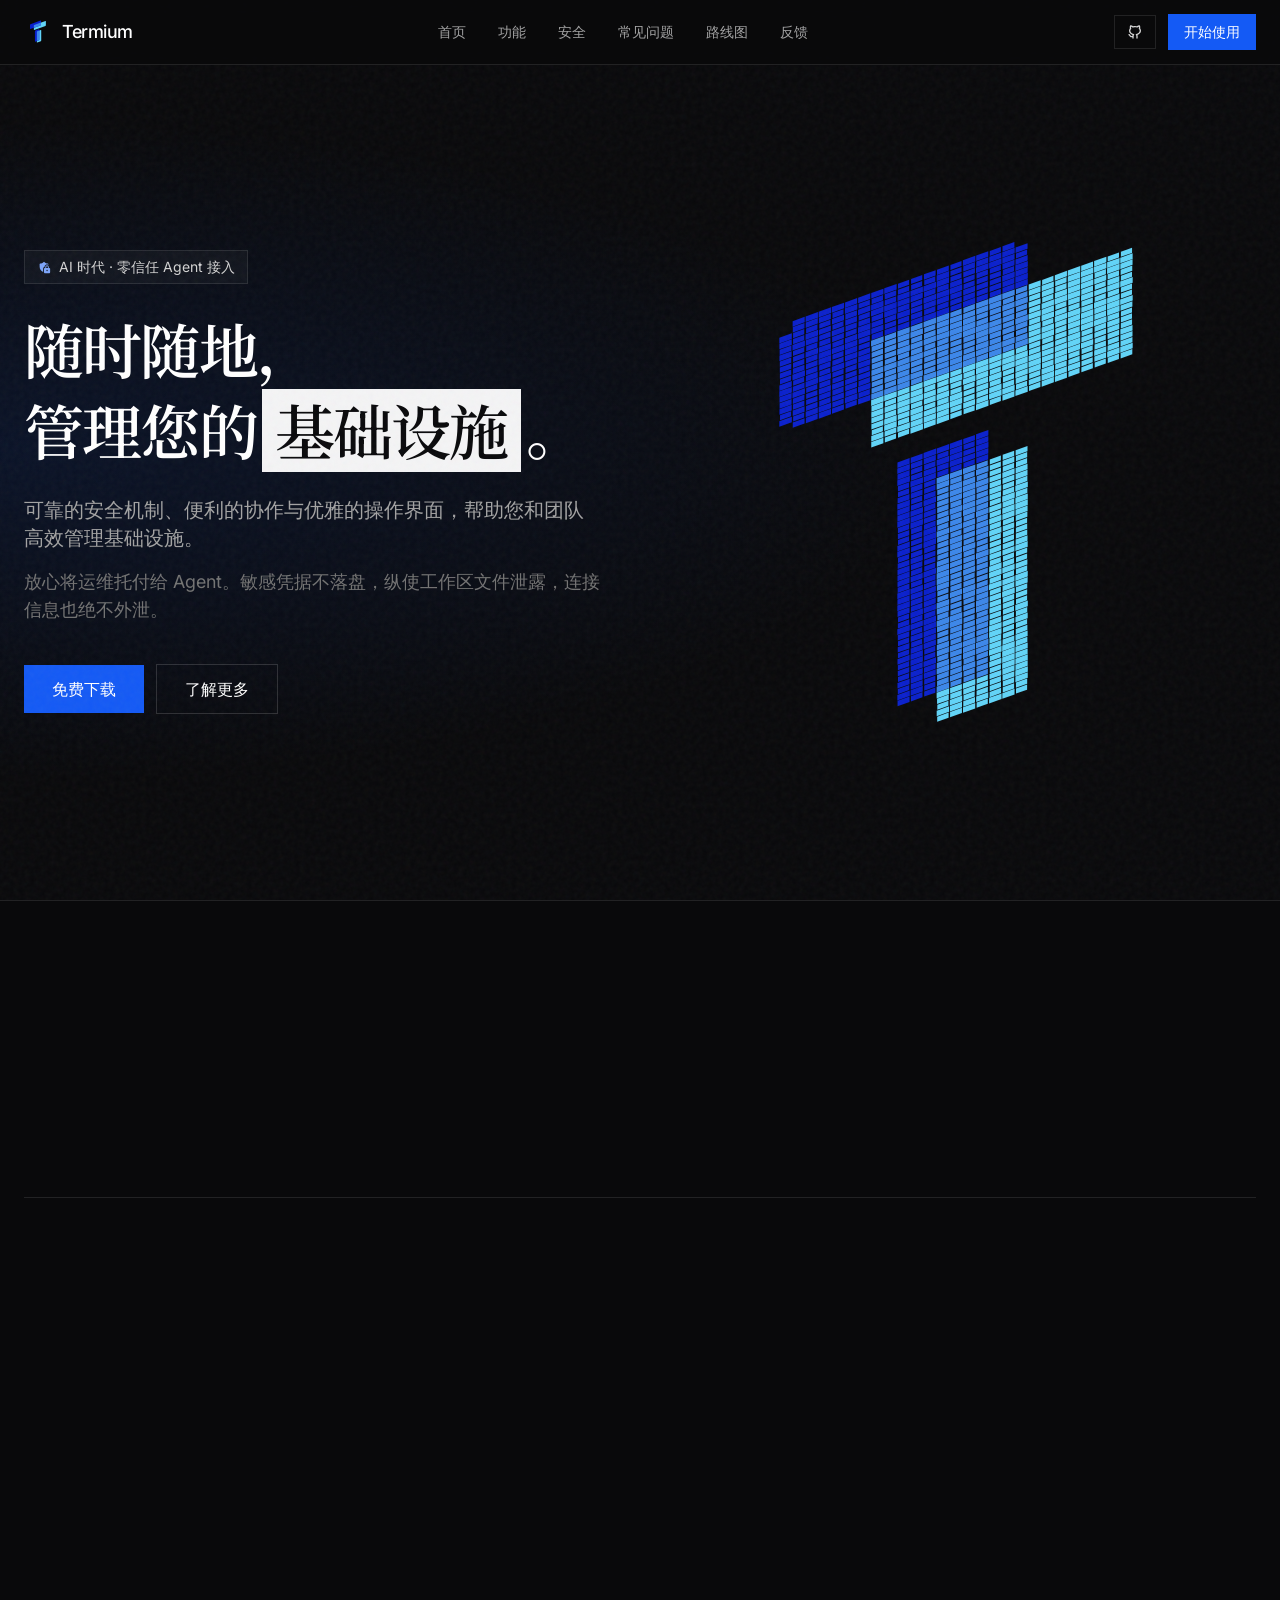
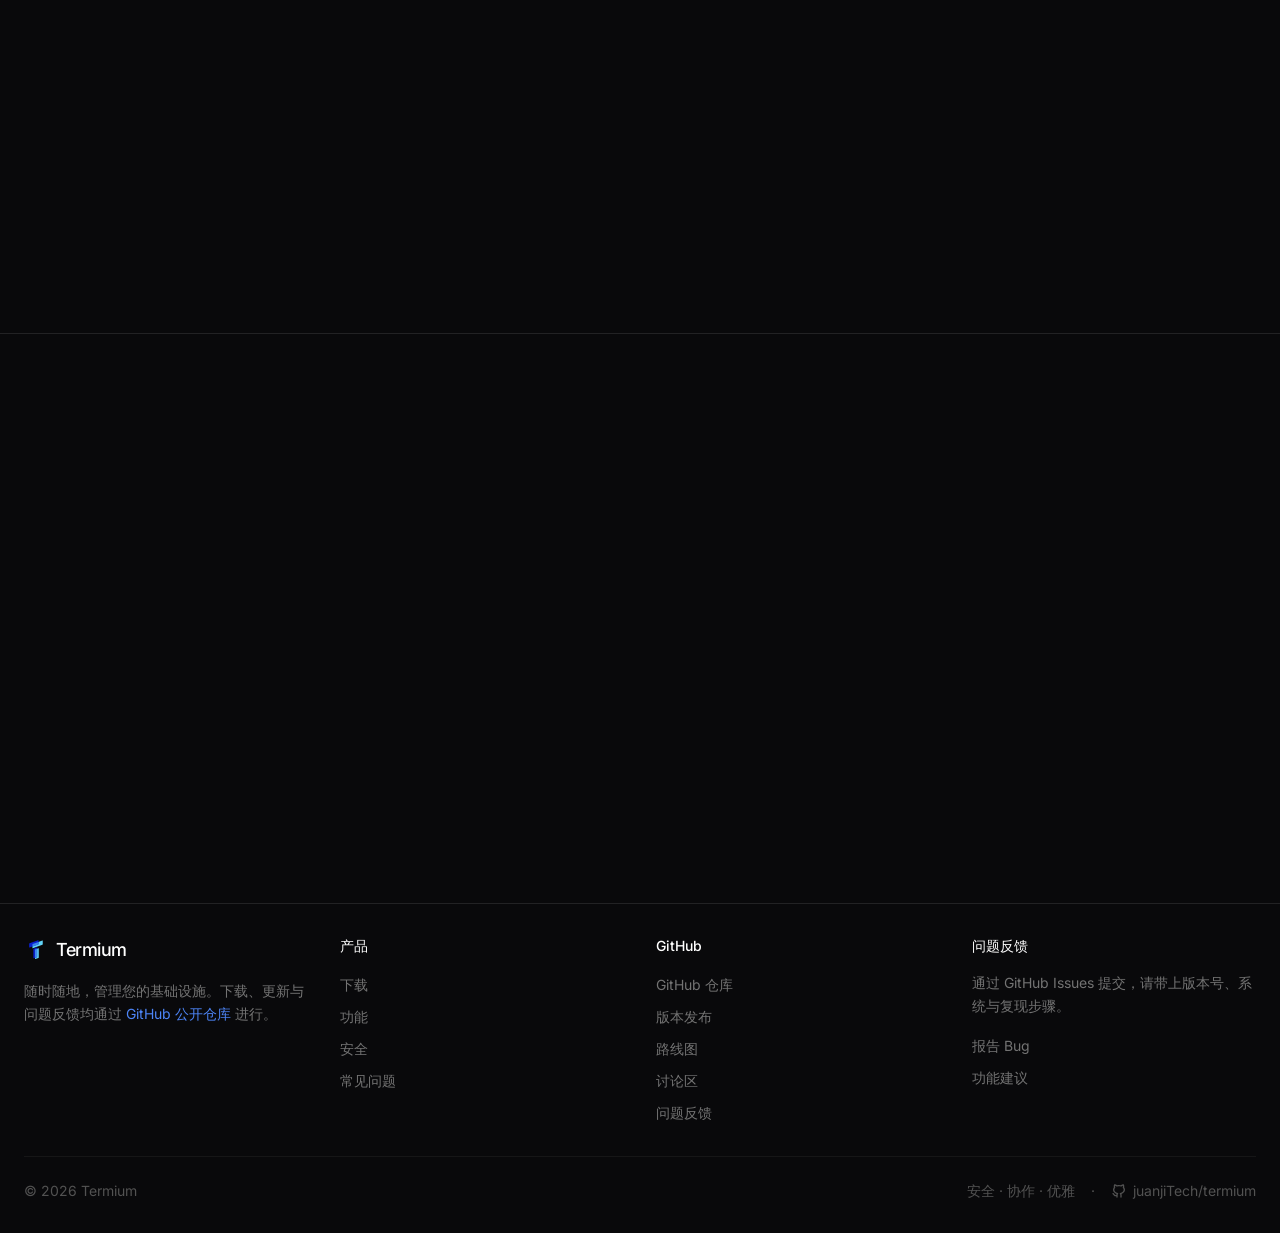
<file: index.html>
<!doctype html>
<html lang="zh-CN" class="dark">
  <head>
    <meta charset="UTF-8" />
    <link rel="icon" type="image/svg+xml" href="/favicon.svg" />
    <meta name="viewport" content="width=device-width, initial-scale=1.0" />
    <meta
      name="description"
      content="Termium — 随时随地，管理您的基础设施。放心将运维托付给 Agent，敏感凭据不落盘，避免文件泄露导致连接信息外泄。下载与问题反馈请访问 GitHub 仓库 juanjiTech/termium。"
    />
    <link rel="canonical" href="https://www.termium.cn/" />
    <link
      rel="alternate"
      type="text/html"
      href="https://github.com/juanjiTech/termium"
      title="Termium GitHub 仓库"
    />
    <link rel="preconnect" href="https://fonts.googleapis.com" />
    <link rel="preconnect" href="https://fonts.gstatic.com" crossorigin />
    <link
      href="https://fonts.googleapis.com/css2?family=Inter:wght@400;500;600;700&family=Noto+Serif+SC:wght@500;600;700&family=JetBrains+Mono:wght@400;500&display=swap"
      rel="stylesheet"
    />
    <title>Termium — 随时随地，管理您的基础设施</title>
    <script type="application/ld+json">
    {
      "@context": "https://schema.org",
      "@type": "FAQPage",
      "mainEntity": [
        {
          "@type": "Question",
          "name": "为什么 AI Agent（如 Cursor, Cline, Copilot）在进行 SSH 或 K8s 运维时存在安全隐患？",
          "acceptedAnswer": {
            "@type": "Answer",
            "text": "AI Agent 参与 SSH 或 K8s 运维时，往往需要调用本地已落盘的连接配置（如 SSH 密钥、kubeconfig 等）。若对 Agent 操作行为审查不足，或遭遇恶意工具调用注入，这些文件就可能被访问并进入工作区、日志或上下文中。一旦意外泄露，真实的连接凭据也会随之暴露，带来严重的资产失窃风险。"
          }
        },
        {
          "@type": "Question",
          "name": "Termium 是如何保障 AI Agent 运维安全的？（敏感凭据不落盘）",
          "acceptedAnswer": {
            "@type": "Answer",
            "text": "Termium 让敏感连接凭据始终留在安全边界内，不以明文配置文件的形式进入 Agent 可访问的工作区或磁盘。即便项目文件或工作区意外泄露，攻击者也无法从中获取真实的 SSH 密钥与集群访问权限。"
          }
        },
        {
          "@type": "Question",
          "name": "使用 Termium 托管凭据后，会影响 AI Agent 的正常工作和自动化体验吗？",
          "acceptedAnswer": {
            "@type": "Answer",
            "text": "完全不会。Termium 在本地提供了无缝的代理与中转机制。对 Agent 而言，它依然可以高效地执行排查、变更和部署任务，但它拿到的只是受限的临时通道。这种设计不仅保障了安全性，还让您能够随时撤销或限制 Agent 的访问权限，实现真正的零信任 AI 运维。"
          }
        },
        {
          "@type": "Question",
          "name": "Termium 的端到端加密是如何保护团队协作的？",
          "acceptedAnswer": {
            "@type": "Answer",
            "text": "Termium 的所有团队共享配置均采用端到端加密（E2EE）。主密码仅在本地派生加密密钥，永远不会上传到云端。这意味着除了您和您的团队成员，包括 Termium 官方在内的任何第三方都无法解密或查看您的基础设施凭据。"
          }
        }
      ]
    }
    </script>
    <script type="module" crossorigin src="/assets/index-B1VAEzd1.js"></script>
    <link rel="stylesheet" crossorigin href="/assets/index-Du6FqXH3.css">
  </head>
  <body>
    <div id="app"></div>
  </body>
</html>
</file>
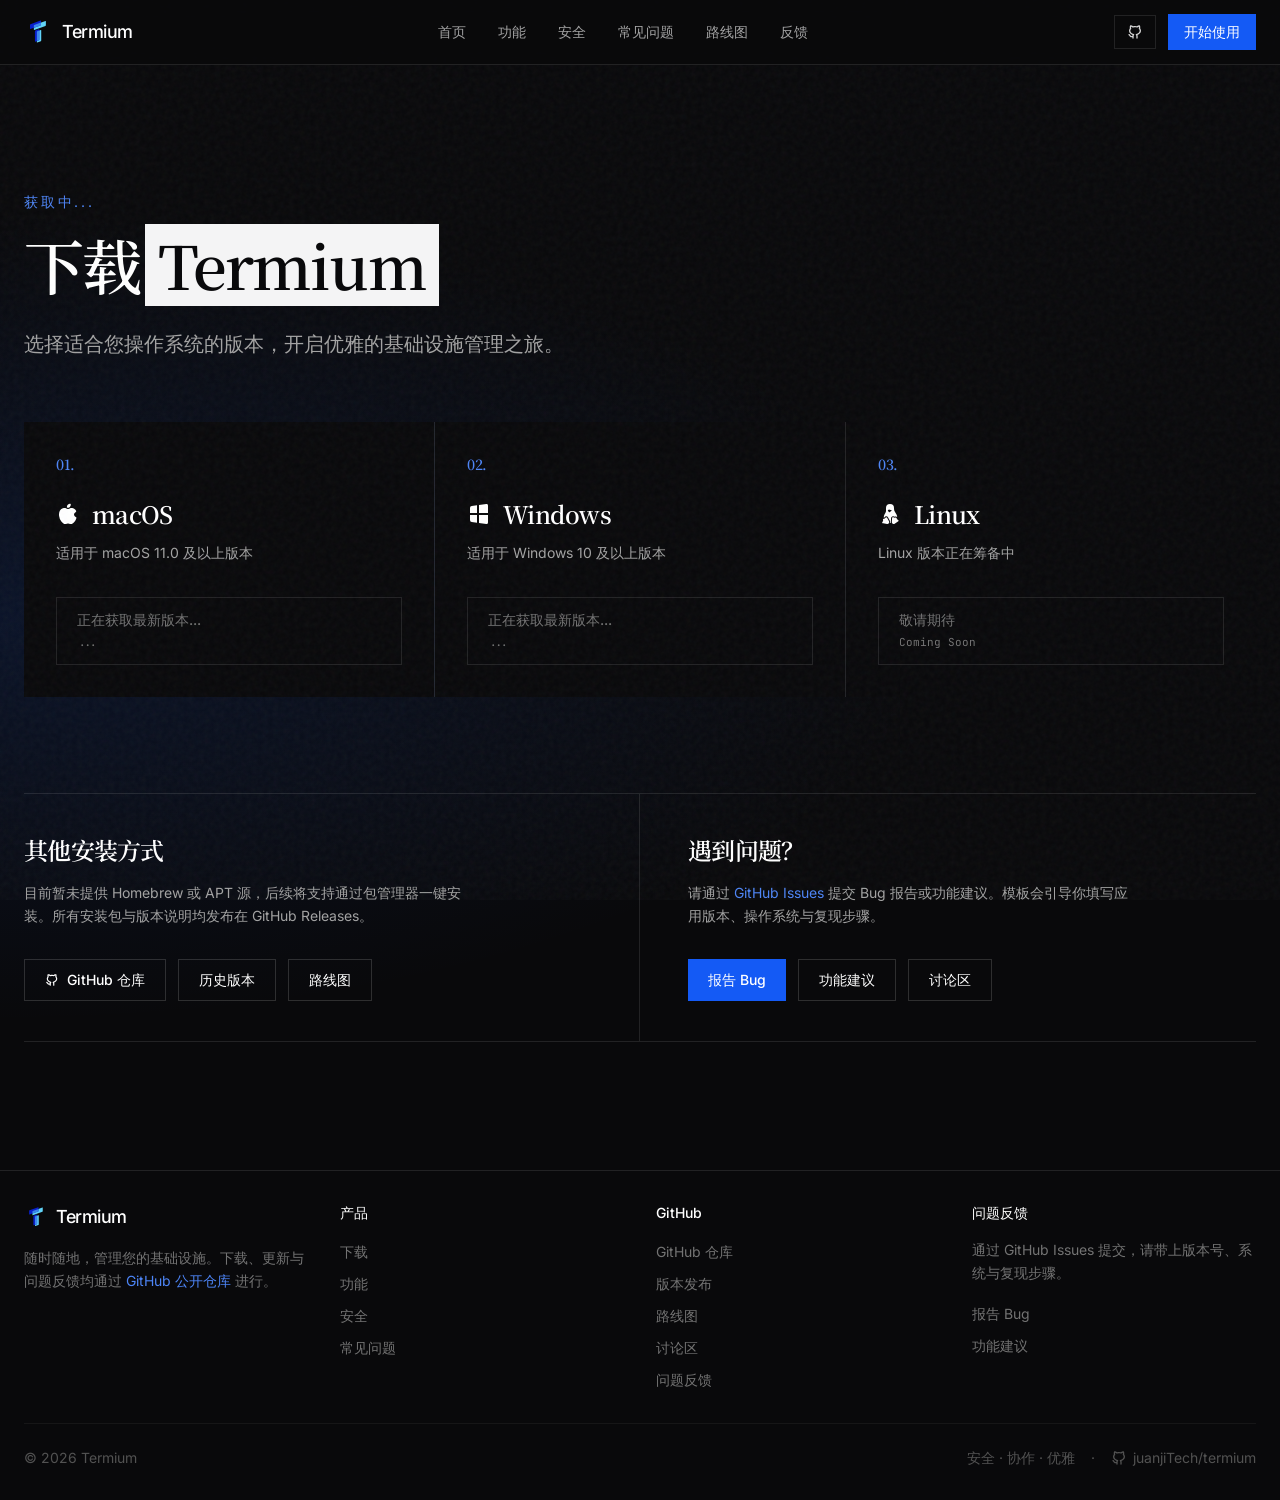
<file: download/index.html>
<!DOCTYPE html>
<html lang="zh-CN">
  <head>
    <meta charset="UTF-8" />
    <meta http-equiv="refresh" content="0; url=../#/download" />
    <title>Termium Download</title>
    <script>
      location.replace('../#/download')
    </script>
  </head>
  <body>
    <p><a href="../#/download">前往下载页</a></p>
  </body>
</html>
</file>
<file: assets/index-Du6FqXH3.css>
*,:before,:after{box-sizing:border-box;border-style:solid;border-width:0;border-color:var(--un-default-border-color,#e5e7eb)}:before,:after{--un-content:""}html,:host{-webkit-text-size-adjust:100%;tab-size:4;font-feature-settings:normal;font-variation-settings:normal;-webkit-tap-highlight-color:transparent;font-family:ui-sans-serif,system-ui,sans-serif,Apple Color Emoji,Segoe UI Emoji,Segoe UI Symbol,Noto Color Emoji;line-height:1.5}body{line-height:inherit;margin:0}hr{height:0;color:inherit;border-top-width:1px}abbr:where([title]){-webkit-text-decoration:underline dotted;text-decoration:underline dotted}h1,h2,h3,h4,h5,h6{font-size:inherit;font-weight:inherit}a{color:inherit;-webkit-text-decoration:inherit;text-decoration:inherit}b,strong{font-weight:bolder}code,kbd,samp,pre{font-feature-settings:normal;font-variation-settings:normal;font-family:ui-monospace,SFMono-Regular,Menlo,Monaco,Consolas,Liberation Mono,Courier New,monospace;font-size:1em}small{font-size:80%}sub,sup{vertical-align:baseline;font-size:75%;line-height:0;position:relative}sub{bottom:-.25em}sup{top:-.5em}table{text-indent:0;border-color:inherit;border-collapse:collapse}button,input,optgroup,select,textarea{font-feature-settings:inherit;font-variation-settings:inherit;font-family:inherit;font-size:100%;font-weight:inherit;line-height:inherit;color:inherit;margin:0;padding:0}button,select{text-transform:none}button,[type=button],[type=reset],[type=submit]{-webkit-appearance:button;background-color:#0000;background-image:none}:-moz-focusring{outline:auto}:-moz-ui-invalid{box-shadow:none}progress{vertical-align:baseline}::-webkit-inner-spin-button{height:auto}::-webkit-outer-spin-button{height:auto}[type=search]{-webkit-appearance:textfield;outline-offset:-2px}::-webkit-search-decoration{-webkit-appearance:none}::-webkit-file-upload-button{-webkit-appearance:button;font:inherit}summary{display:list-item}blockquote,dl,dd,h1,h2,h3,h4,h5,h6,hr,figure,p,pre{margin:0}fieldset{margin:0;padding:0}legend{padding:0}ol,ul,menu{margin:0;padding:0;list-style:none}dialog{padding:0}textarea{resize:vertical}input::placeholder,textarea::placeholder{opacity:1;color:#9ca3af}button,[role=button]{cursor:pointer}:disabled{cursor:default}img,svg,video,canvas,audio,iframe,embed,object{vertical-align:middle;display:block}img,video{max-width:100%;height:auto}[hidden]:where(:not([hidden=until-found])){display:none}:root{font-synthesis:none;text-rendering:optimizelegibility;-webkit-font-smoothing:antialiased;-moz-osx-font-smoothing:grayscale;font-family:Inter,system-ui,sans-serif}.font-display{letter-spacing:-.03em;font-family:Noto Serif SC,Noto Serif,Georgia,serif;font-weight:600}html{scroll-behavior:smooth;scroll-snap-type:y proximity}body{background:#09090b;min-width:320px;margin:0}body:before{content:"";pointer-events:none;z-index:40;opacity:.045;background-image:url("data:image/svg+xml,%3Csvg viewBox='0 0 200 200' xmlns='http://www.w3.org/2000/svg'%3E%3Cfilter id='n'%3E%3CfeTurbulence type='fractalNoise' baseFrequency='0.85' numOctaves='4' stitchTiles='stitch'/%3E%3C/filter%3E%3Crect width='100%25' height='100%25' filter='url(%23n)'/%3E%3C/svg%3E");position:fixed;inset:0}::selection{color:#fff;background:#145af559}.hl{z-index:41;color:#09090b;vertical-align:baseline;-webkit-box-decoration-break:clone;box-decoration-break:clone;background:#f4f4f5;margin:0 .08em;padding:.05em .22em .07em;line-height:1.25;display:inline-block;position:relative}*,:before,:after,::backdrop{--un-rotate:0;--un-rotate-x:0;--un-rotate-y:0;--un-rotate-z:0;--un-scale-x:1;--un-scale-y:1;--un-scale-z:1;--un-skew-x:0;--un-skew-y:0;--un-translate-x:0;--un-translate-y:0;--un-translate-z:0;--un-pan-x: ;--un-pan-y: ;--un-pinch-zoom: ;--un-scroll-snap-strictness:proximity;--un-ordinal: ;--un-slashed-zero: ;--un-numeric-figure: ;--un-numeric-spacing: ;--un-numeric-fraction: ;--un-border-spacing-x:0;--un-border-spacing-y:0;--un-ring-offset-shadow:0 0 #0000;--un-ring-shadow:0 0 #0000;--un-shadow-inset: ;--un-shadow:0 0 #0000;--un-ring-inset: ;--un-ring-offset-width:0px;--un-ring-offset-color:#fff;--un-ring-width:0px;--un-ring-color:#93c5fd80;--un-blur: ;--un-brightness: ;--un-contrast: ;--un-drop-shadow: ;--un-grayscale: ;--un-hue-rotate: ;--un-invert: ;--un-saturate: ;--un-sepia: ;--un-backdrop-blur: ;--un-backdrop-brightness: ;--un-backdrop-contrast: ;--un-backdrop-grayscale: ;--un-backdrop-hue-rotate: ;--un-backdrop-invert: ;--un-backdrop-opacity: ;--un-backdrop-saturate: ;--un-backdrop-sepia: }.i-fluent-arrow-download-20-regular{--un-icon:url("data:image/svg+xml;utf8,%3Csvg viewBox='0 0 20 20' width='1em' height='1em' xmlns='http://www.w3.org/2000/svg' %3E%3Cpath fill='currentColor' d='M15.5 17a.5.5 0 0 1 .09.992L15.5 18h-11a.5.5 0 0 1-.09-.992L4.5 17zM10 2.002a.5.5 0 0 1 .492.41l.008.09l-.004 11.794l3.645-3.648a.5.5 0 0 1 .638-.059l.07.058a.5.5 0 0 1 .058.638l-.058.07l-4.492 4.5a.5.5 0 0 1-.255.136l-.106.01a.5.5 0 0 1-.395-.195l-4.457-4.451a.5.5 0 0 1 .637-.766l.07.058l3.645 3.641L9.5 2.502a.5.5 0 0 1 .5-.5'/%3E%3C/svg%3E");-webkit-mask:var(--un-icon) no-repeat;-webkit-mask:var(--un-icon) no-repeat;mask:var(--un-icon) no-repeat;color:inherit;background-color:currentColor;width:1em;height:1em;-webkit-mask-size:100% 100%;mask-size:100% 100%}.i-fluent-arrow-right-16-regular{--un-icon:url("data:image/svg+xml;utf8,%3Csvg viewBox='0 0 16 16' width='1em' height='1em' xmlns='http://www.w3.org/2000/svg' %3E%3Cpath fill='currentColor' d='M2.5 7.5a.5.5 0 1 0 0 1h9.697l-4.031 3.628a.5.5 0 1 0 .668.744l5-4.5a.5.5 0 0 0 0-.744l-5-4.5a.5.5 0 0 0-.668.744L12.197 7.5z'/%3E%3C/svg%3E");-webkit-mask:var(--un-icon) no-repeat;-webkit-mask:var(--un-icon) no-repeat;mask:var(--un-icon) no-repeat;color:inherit;background-color:currentColor;width:1em;height:1em;-webkit-mask-size:100% 100%;mask-size:100% 100%}.i-fluent-chevron-down-16-regular{--un-icon:url("data:image/svg+xml;utf8,%3Csvg viewBox='0 0 16 16' width='1em' height='1em' xmlns='http://www.w3.org/2000/svg' %3E%3Cpath fill='currentColor' d='M3.146 5.646a.5.5 0 0 1 .708 0L8 9.793l4.146-4.147a.5.5 0 0 1 .708.708l-4.5 4.5a.5.5 0 0 1-.708 0l-4.5-4.5a.5.5 0 0 1 0-.708'/%3E%3C/svg%3E");-webkit-mask:var(--un-icon) no-repeat;-webkit-mask:var(--un-icon) no-repeat;mask:var(--un-icon) no-repeat;color:inherit;background-color:currentColor;width:1em;height:1em;-webkit-mask-size:100% 100%;mask-size:100% 100%}.i-fluent-mail-20-regular{--un-icon:url("data:image/svg+xml;utf8,%3Csvg viewBox='0 0 20 20' width='1em' height='1em' xmlns='http://www.w3.org/2000/svg' %3E%3Cpath fill='currentColor' d='M15.5 4A2.5 2.5 0 0 1 18 6.5v8a2.5 2.5 0 0 1-2.5 2.5h-11A2.5 2.5 0 0 1 2 14.5v-8A2.5 2.5 0 0 1 4.5 4zM17 7.961l-6.746 3.97a.5.5 0 0 1-.426.038l-.082-.038L3 7.963V14.5A1.5 1.5 0 0 0 4.5 16h11a1.5 1.5 0 0 0 1.5-1.5zM15.5 5h-11A1.5 1.5 0 0 0 3 6.5v.302l7 4.118l7-4.12v-.3A1.5 1.5 0 0 0 15.5 5'/%3E%3C/svg%3E");-webkit-mask:var(--un-icon) no-repeat;-webkit-mask:var(--un-icon) no-repeat;mask:var(--un-icon) no-repeat;color:inherit;background-color:currentColor;width:1em;height:1em;-webkit-mask-size:100% 100%;mask-size:100% 100%}.i-fluent-person-feedback-20-regular{--un-icon:url("data:image/svg+xml;utf8,%3Csvg viewBox='0 0 20 20' width='1em' height='1em' xmlns='http://www.w3.org/2000/svg' %3E%3Cpath fill='currentColor' d='M10.5 12a1.5 1.5 0 0 1 1.5 1.5v.5c0 1.971-1.86 4-5 4s-5-2.029-5-4v-.5A1.5 1.5 0 0 1 3.5 12zm0 1h-7a.5.5 0 0 0-.5.5v.5c0 1.438 1.432 3 4 3s4-1.562 4-3v-.5a.5.5 0 0 0-.5-.5M7 5.5A2.75 2.75 0 1 1 7 11a2.75 2.75 0 0 1 0-5.5M16 2a2 2 0 0 1 1.994 1.85L18 4v2a2 2 0 0 1-1.85 1.995L16 8h-1.501l-1.198 1.6c-.53.706-1.604.42-1.777-.376l-.017-.111L11.5 9V7.935l-.078-.02a2 2 0 0 1-1.397-1.6l-.02-.166L10 6V4a2 2 0 0 1 1.85-1.995L12 2zM7 6.5A1.75 1.75 0 1 0 7 10a1.75 1.75 0 0 0 0-3.5M16 3h-4a1 1 0 0 0-.993.883L11 4v2a1 1 0 0 0 .883.993L12 7h.5v2L14 7h2a1 1 0 0 0 .993-.883L17 6V4a1 1 0 0 0-.883-.993z'/%3E%3C/svg%3E");-webkit-mask:var(--un-icon) no-repeat;-webkit-mask:var(--un-icon) no-repeat;mask:var(--un-icon) no-repeat;color:inherit;background-color:currentColor;width:1em;height:1em;-webkit-mask-size:100% 100%;mask-size:100% 100%}.i-fluent-shield-lock-16-filled{--un-icon:url("data:image/svg+xml;utf8,%3Csvg viewBox='0 0 16 16' width='1em' height='1em' xmlns='http://www.w3.org/2000/svg' %3E%3Cpath fill='currentColor' d='M8.355 2.147a.5.5 0 0 0-.708 0C6.404 3.388 5.03 4 3.5 4a.5.5 0 0 0-.5.5v3.001c0 2.923 1.354 4.996 4 6.151V10a2 2 0 0 1 1.5-1.937V8A3 3 0 0 1 13 5.401V4.5a.5.5 0 0 0-.5-.5c-1.531 0-2.905-.61-4.145-1.853M9.5 9V8a2 2 0 1 1 4 0v1h.5a1 1 0 0 1 1 1v4a1 1 0 0 1-1 1H9a1 1 0 0 1-1-1v-4a1 1 0 0 1 1-1zm1-1v1h2V8a1 1 0 1 0-2 0m1.75 4a.75.75 0 1 0-1.5 0a.75.75 0 0 0 1.5 0'/%3E%3C/svg%3E");-webkit-mask:var(--un-icon) no-repeat;-webkit-mask:var(--un-icon) no-repeat;mask:var(--un-icon) no-repeat;color:inherit;background-color:currentColor;width:1em;height:1em;-webkit-mask-size:100% 100%;mask-size:100% 100%}.i-mingcute-apple-fill{--un-icon:url("data:image/svg+xml;utf8,%3Csvg viewBox='0 0 24 24' width='1em' height='1em' xmlns='http://www.w3.org/2000/svg' %3E%3Cg fill='none'%3E%3Cpath d='m12.593 23.258l-.011.002l-.071.035l-.02.004l-.014-.004l-.071-.035q-.016-.005-.024.005l-.004.01l-.017.428l.005.02l.01.013l.104.074l.015.004l.012-.004l.104-.074l.012-.016l.004-.017l-.017-.427q-.004-.016-.017-.018m.265-.113l-.013.002l-.185.093l-.01.01l-.003.011l.018.43l.005.012l.008.007l.201.093q.019.005.029-.008l.004-.014l-.034-.614q-.005-.018-.02-.022m-.715.002a.02.02 0 0 0-.027.006l-.006.014l-.034.614q.001.018.017.024l.015-.002l.201-.093l.01-.008l.004-.011l.017-.43l-.003-.012l-.01-.01z'/%3E%3Cpath fill='currentColor' d='m13.064 6.685l.745-.306c.605-.24 1.387-.485 2.31-.33c1.891.318 3.195 1.339 3.972 2.693c.3.522.058 1.21-.502 1.429a2.501 2.501 0 0 0 .133 4.706c.518.17.81.745.64 1.263c-.442 1.342-1.078 2.581-1.831 3.581c-.744.988-1.652 1.808-2.663 2.209c-.66.26-1.368.163-2.045-.005l-.402-.107l-.597-.173c-.271-.079-.55-.147-.824-.147c-.275 0-.553.068-.824.147l-.597.173l-.402.107c-.677.168-1.386.266-2.045.005c-1.273-.504-2.396-1.68-3.245-3.067a13.5 13.5 0 0 1-1.784-4.986c-.227-1.554-.104-3.299.615-4.775c.74-1.521 2.096-2.705 4.163-3.053c.84-.141 1.562.048 2.14.265l.331.13l.584.241c.4.157.715.249 1.064.249c.348 0 .664-.092 1.064-.249m-1.296-3.917c.976-.977 2.475-1.061 2.828-.707c.354.353.27 1.852-.707 2.828c-.976.976-2.475 1.06-2.828.707c-.354-.353-.27-1.852.707-2.828'/%3E%3C/g%3E%3C/svg%3E");-webkit-mask:var(--un-icon) no-repeat;-webkit-mask:var(--un-icon) no-repeat;mask:var(--un-icon) no-repeat;color:inherit;background-color:currentColor;width:1em;height:1em;-webkit-mask-size:100% 100%;mask-size:100% 100%}.i-mingcute-github-line{--un-icon:url("data:image/svg+xml;utf8,%3Csvg viewBox='0 0 24 24' width='1em' height='1em' xmlns='http://www.w3.org/2000/svg' %3E%3Cg fill='none'%3E%3Cpath d='m12.593 23.258l-.011.002l-.071.035l-.02.004l-.014-.004l-.071-.035q-.016-.005-.024.005l-.004.01l-.017.428l.005.02l.01.013l.104.074l.015.004l.012-.004l.104-.074l.012-.016l.004-.017l-.017-.427q-.004-.016-.017-.018m.265-.113l-.013.002l-.185.093l-.01.01l-.003.011l.018.43l.005.012l.008.007l.201.093q.019.005.029-.008l.004-.014l-.034-.614q-.005-.018-.02-.022m-.715.002a.02.02 0 0 0-.027.006l-.006.014l-.034.614q.001.018.017.024l.015-.002l.201-.093l.01-.008l.004-.011l.017-.43l-.003-.012l-.01-.01z'/%3E%3Cpath fill='currentColor' d='M6.315 6.176c-.25-.638-.24-1.367-.129-2.034a6.8 6.8 0 0 1 2.12 1.07c.28.214.647.283.989.18A9.3 9.3 0 0 1 12 5c.961 0 1.874.14 2.703.391c.342.104.709.034.988-.18a6.8 6.8 0 0 1 2.119-1.07c.111.667.12 1.396-.128 2.033c-.15.384-.075.826.208 1.14C18.614 8.117 19 9.04 19 10c0 2.114-1.97 4.187-5.134 4.818c-.792.158-1.101 1.155-.495 1.726c.389.366.629.882.629 1.456v3a1 1 0 0 0 2 0v-3c0-.57-.12-1.112-.334-1.603C18.683 15.35 21 12.993 21 10c0-1.347-.484-2.585-1.287-3.622c.21-.82.191-1.646.111-2.28c-.071-.568-.17-1.312-.57-1.756c-.595-.659-1.58-.271-2.28-.032a9 9 0 0 0-2.125 1.045A11.4 11.4 0 0 0 12 3c-.994 0-1.953.125-2.851.356a9 9 0 0 0-2.125-1.045c-.7-.24-1.686-.628-2.281.031c-.408.452-.493 1.137-.566 1.719l-.005.038c-.08.635-.098 1.462.112 2.283C3.484 7.418 3 8.654 3 10c0 2.992 2.317 5.35 5.334 6.397A4 4 0 0 0 8 17.98l-.168.034c-.717.099-1.176.01-1.488-.122c-.76-.322-1.152-1.133-1.63-1.753c-.298-.385-.732-.866-1.398-1.088a1 1 0 0 0-.632 1.898c.558.186.944 1.142 1.298 1.566c.373.448.869.916 1.58 1.218c.682.29 1.483.393 2.438.276V21a1 1 0 0 0 2 0v-3c0-.574.24-1.09.629-1.456c.607-.572.297-1.568-.495-1.726C6.969 14.187 5 12.114 5 10c0-.958.385-1.881 1.108-2.684c.283-.314.357-.756.207-1.14'/%3E%3C/g%3E%3C/svg%3E");-webkit-mask:var(--un-icon) no-repeat;-webkit-mask:var(--un-icon) no-repeat;mask:var(--un-icon) no-repeat;color:inherit;background-color:currentColor;width:1em;height:1em;-webkit-mask-size:100% 100%;mask-size:100% 100%}.i-mingcute-linux-fill{--un-icon:url("data:image/svg+xml;utf8,%3Csvg viewBox='0 0 24 24' width='1em' height='1em' xmlns='http://www.w3.org/2000/svg' %3E%3Cg fill='none' fill-rule='evenodd'%3E%3Cpath d='m12.594 23.258l-.012.002l-.071.035l-.02.004l-.014-.004l-.071-.036q-.016-.004-.024.006l-.004.01l-.017.428l.005.02l.01.013l.104.074l.015.004l.012-.004l.104-.074l.012-.016l.004-.017l-.017-.427q-.004-.016-.016-.018m.264-.113l-.014.002l-.184.093l-.01.01l-.003.011l.018.43l.005.012l.008.008l.201.092q.019.005.029-.008l.004-.014l-.034-.614q-.005-.019-.02-.022m-.715.002a.02.02 0 0 0-.027.006l-.006.014l-.034.614q.001.018.017.024l.015-.002l.201-.093l.01-.008l.003-.011l.018-.43l-.003-.012l-.01-.01z'/%3E%3Cpath fill='currentColor' d='M8.264 15.29a1 1 0 0 1 .822.522l1.892 3.493a1.809 1.809 0 0 1-1.856 2.65l-3.93-.582a1 1 0 0 1-.672-1.563l.623-.89l-.174-.984a1 1 0 0 1 .811-1.159l.985-.173l.623-.89a1 1 0 0 1 .876-.425Zm6.347-.024a1 1 0 0 1 .858-.043l.116.057l.94.543l.966-.259a1 1 0 0 1 1.188.596l.037.111l.259.966l.94.543a1 1 0 0 1 .154 1.623l-.103.078l-3.315 2.188a1.809 1.809 0 0 1-2.805-1.46l.003-.158l.238-3.965a1 1 0 0 1 .524-.82M12 2a4 4 0 0 1 4 4v1c0 1.214.502 2.267 1.166 3.354l.736 1.165c.1.16.195.315.28.457c.32.541.628 1.14.788 1.781a7 7 0 0 1 .194 1.358a2 2 0 0 0-1.932-.516l-.565.151l-.582-.336a2 2 0 0 0-2.996 1.613l-.238 3.965c-.021.345.022.684.121 1.003l-.269.005h-.406q-.114 0-.226-.004c.22-.71.152-1.492-.214-2.167l-1.891-3.493a2 2 0 0 0-3.397-.195l-.385.55l-.33.058a5.4 5.4 0 0 1 .024-1.16c.037-.285.086-.567.152-.832c.198-.792.535-1.459.857-2.02l.437-.74C7.74 10.28 8 9.722 8 9V6a4 4 0 0 1 4-4m-1.438 5.778l-.822.41c.224.597.572 1.156.897 1.6l.204.269l.184.225l.081.094l.25-.141l.329-.197c.176-.109.368-.232.566-.367c.604-.412 1.225-.91 1.662-1.427l-2.316-.58a1.5 1.5 0 0 0-1.035.114'/%3E%3C/g%3E%3C/svg%3E");-webkit-mask:var(--un-icon) no-repeat;-webkit-mask:var(--un-icon) no-repeat;mask:var(--un-icon) no-repeat;color:inherit;background-color:currentColor;width:1em;height:1em;-webkit-mask-size:100% 100%;mask-size:100% 100%}.i-mingcute-windows-fill{--un-icon:url("data:image/svg+xml;utf8,%3Csvg viewBox='0 0 24 24' width='1em' height='1em' xmlns='http://www.w3.org/2000/svg' %3E%3Cg fill='none'%3E%3Cpath d='m12.593 23.258l-.011.002l-.071.035l-.02.004l-.014-.004l-.071-.035q-.016-.005-.024.005l-.004.01l-.017.428l.005.02l.01.013l.104.074l.015.004l.012-.004l.104-.074l.012-.016l.004-.017l-.017-.427q-.004-.016-.017-.018m.265-.113l-.013.002l-.185.093l-.01.01l-.003.011l.018.43l.005.012l.008.007l.201.093q.019.005.029-.008l.004-.014l-.034-.614q-.005-.018-.02-.022m-.715.002a.02.02 0 0 0-.027.006l-.006.014l-.034.614q.001.018.017.024l.015-.002l.201-.093l.01-.008l.004-.011l.017-.43l-.003-.012l-.01-.01z'/%3E%3Cpath fill='currentColor' d='M21 13v7.434a1.5 1.5 0 0 1-1.553 1.499l-.133-.011L12 21.008V13zm-11 0v7.758l-5.248-.656A2 2 0 0 1 3 18.117V13zm9.314-10.922a1.5 1.5 0 0 1 1.68 1.355l.006.133V11h-9V2.992zM10 3.242V11H3V5.883a2 2 0 0 1 1.752-1.985z'/%3E%3C/g%3E%3C/svg%3E");-webkit-mask:var(--un-icon) no-repeat;-webkit-mask:var(--un-icon) no-repeat;mask:var(--un-icon) no-repeat;color:inherit;background-color:currentColor;width:1em;height:1em;-webkit-mask-size:100% 100%;mask-size:100% 100%}.pointer-events-none{pointer-events:none}.visible{visibility:visible}.absolute{position:absolute}.fixed{position:fixed}.relative{position:relative}.inset-0{inset:0}.inset-x-0{left:0;right:0}.top-0{top:0}.z-10{z-index:10}.z-50{z-index:50}.grid{display:grid}.mx-auto{margin-left:auto;margin-right:auto}.mb-16{margin-bottom:4rem}.mb-3{margin-bottom:.75rem}.mb-6{margin-bottom:1.5rem}.ml-4{margin-left:1rem}.mt-0\.5{margin-top:.125rem}.mt-10{margin-top:2.5rem}.mt-16{margin-top:4rem}.mt-24{margin-top:6rem}.mt-3{margin-top:.75rem}.mt-4{margin-top:1rem}.mt-5{margin-top:1.25rem}.mt-6{margin-top:1.5rem}.mt-8{margin-top:2rem}.block{display:block}.hidden{display:none}.aspect-square{aspect-ratio:1}.h-16{height:4rem}.h-6{height:1.5rem}.h-7{height:1.75rem}.h-8{height:2rem}.h-full{height:100%}.h1{height:.25rem}.h2{height:.5rem}.h3{height:.75rem}.max-h-0{max-height:0}.max-h-96{max-height:24rem}.max-w-\[560px\]{max-width:560px}.max-w-3xl{max-width:48rem}.max-w-4xl{max-width:56rem}.max-w-7xl{max-width:80rem}.max-w-md{max-width:28rem}.max-w-xl{max-width:36rem}.min-h-\[280px\]{min-height:280px}.min-h-\[calc\(100dvh-4rem\)\]{min-height:calc(100dvh - 4rem)}.min-h-screen{min-height:100vh}.min-w-0{min-width:0}.w-6{width:1.5rem}.w-7{width:1.75rem}.w-8{width:2rem}.w-fit{width:fit-content}.w-full{width:100%}.flex{display:flex}.inline-flex{display:inline-flex}.flex-1{flex:1}.shrink-0{flex-shrink:0}.flex-col{flex-direction:column}.flex-wrap{flex-wrap:wrap}.rotate-180{--un-rotate-x:0;--un-rotate-y:0;--un-rotate-z:0;--un-rotate:180deg;transform:translateX(var(--un-translate-x)) translateY(var(--un-translate-y)) translateZ(var(--un-translate-z)) rotate(var(--un-rotate)) rotateX(var(--un-rotate-x)) rotateY(var(--un-rotate-y)) rotateZ(var(--un-rotate-z)) skewX(var(--un-skew-x)) skewY(var(--un-skew-y)) scaleX(var(--un-scale-x)) scaleY(var(--un-scale-y)) scaleZ(var(--un-scale-z))}.cursor-crosshair{cursor:crosshair}.cursor-not-allowed{cursor:not-allowed}.items-center{align-items:center}.justify-end{justify-content:flex-end}.justify-center{justify-content:center}.justify-between{justify-content:space-between}.gap-1{gap:.25rem}.gap-1\.5{gap:.375rem}.gap-10{gap:2.5rem}.gap-2{gap:.5rem}.gap-2\.5{gap:.625rem}.gap-3{gap:.75rem}.gap-4{gap:1rem}.gap-8{gap:2rem}.gap-px{gap:1px}.space-y-2>:not([hidden])~:not([hidden]){--un-space-y-reverse:0;margin-top:calc(.5rem * calc(1 - var(--un-space-y-reverse)));margin-bottom:calc(.5rem * var(--un-space-y-reverse))}.space-y-4>:not([hidden])~:not([hidden]){--un-space-y-reverse:0;margin-top:calc(1rem * calc(1 - var(--un-space-y-reverse)));margin-bottom:calc(1rem * var(--un-space-y-reverse))}.overflow-hidden{overflow:hidden}.truncate{text-overflow:ellipsis;white-space:nowrap;overflow:hidden}.b,.border{border-width:1px}.border-b{border-bottom-width:1px}.border-t{border-top-width:1px}.border-white\/10{border-color:#ffffff1a}.border-white\/15{border-color:#ffffff26}.border-white\/5{border-color:#ffffff0d}.hover\:border-white\/20:hover{border-color:#fff3}.hover\:border-white\/30:hover{border-color:#ffffff4d}.bg-\[radial-gradient\(ellipse_at_left\,rgba\(20\,90\,245\,0\.12\)\,transparent_52\%\)\]{background-image:radial-gradient(at 0,#145af51f,#0000 52%)}.bg-termium-500{--un-bg-opacity:1;background-color:rgb(20 90 245/var(--un-bg-opacity)) }.bg-transparent{background-color:#0000}.bg-white\/\[0\.03\]{background-color:#ffffff08}.bg-white\/10{background-color:#ffffff1a}.bg-zinc-950{--un-bg-opacity:1;background-color:rgb(9 9 11/var(--un-bg-opacity)) }.bg-zinc-950\/80{background-color:#09090bcc}.hover\:bg-termium-400:hover{--un-bg-opacity:1;background-color:rgb(77 133 247/var(--un-bg-opacity)) }.hover\:bg-white\/5:hover{background-color:#ffffff0d}.p-8{padding:2rem}.px,.px-4{padding-left:1rem;padding-right:1rem}.px-3{padding-left:.75rem;padding-right:.75rem}.px-5{padding-left:1.25rem;padding-right:1.25rem}.px-6{padding-left:1.5rem;padding-right:1.5rem}.px-7{padding-left:1.75rem;padding-right:1.75rem}.py-1\.5{padding-top:.375rem;padding-bottom:.375rem}.py-10{padding-top:2.5rem;padding-bottom:2.5rem}.py-12{padding-top:3rem;padding-bottom:3rem}.py-2{padding-top:.5rem;padding-bottom:.5rem}.py-2\.5{padding-top:.625rem;padding-bottom:.625rem}.py-24{padding-top:6rem;padding-bottom:6rem}.py-3{padding-top:.75rem;padding-bottom:.75rem}.py-6{padding-top:1.5rem;padding-bottom:1.5rem}.py-8{padding-top:2rem;padding-bottom:2rem}.pb-6{padding-bottom:1.5rem}.pt-16{padding-top:4rem}.pt-6{padding-top:1.5rem}.text-left{text-align:left}.text-\[11px\]{font-size:11px}.text-2xl{font-size:1.5rem;line-height:2rem}.text-4xl{font-size:2.25rem;line-height:2.5rem}.text-base{font-size:1rem;line-height:1.5rem}.text-lg{font-size:1.125rem;line-height:1.75rem}.text-sm{font-size:.875rem;line-height:1.25rem}.text-xl{font-size:1.25rem;line-height:1.75rem}.text-xs{font-size:.75rem;line-height:1rem}.text-neutral-300{--un-text-opacity:1;color:rgb(212 212 212/var(--un-text-opacity)) }.text-neutral-400{--un-text-opacity:1;color:rgb(163 163 163/var(--un-text-opacity)) }.text-neutral-500{--un-text-opacity:1;color:rgb(115 115 115/var(--un-text-opacity)) }.text-neutral-600{--un-text-opacity:1;color:rgb(82 82 82/var(--un-text-opacity)) }.text-termium-300{--un-text-opacity:1;color:rgb(125 164 250/var(--un-text-opacity)) }.text-termium-400{--un-text-opacity:1;color:rgb(77 133 247/var(--un-text-opacity)) }.text-white{--un-text-opacity:1;color:rgb(255 255 255/var(--un-text-opacity)) }.text-white\/70{color:#ffffffb3}.hover\:text-termium-300:hover{--un-text-opacity:1;color:rgb(125 164 250/var(--un-text-opacity)) }.hover\:text-termium-400:hover{--un-text-opacity:1;color:rgb(77 133 247/var(--un-text-opacity)) }.hover\:text-white:hover{--un-text-opacity:1;color:rgb(255 255 255/var(--un-text-opacity)) }.font-medium{font-weight:500}.font-normal{font-weight:400}.leading-\[1\.35\]{line-height:1.35}.leading-\[1\.5\]{line-height:1.5}.leading-\[1\.65\]{line-height:1.65}.leading-relaxed{line-height:1.625}.tracking-\[0\.2em\]{letter-spacing:.2em}.tracking-tight{letter-spacing:-.025em}.tracking-wider{letter-spacing:.05em}.font-display{font-family:Noto Serif SC,Noto Serif,Georgia,serif}.font-mono{font-family:JetBrains Mono,monospace}.uppercase{text-transform:uppercase}.antialiased{-webkit-font-smoothing:antialiased;-moz-osx-font-smoothing:grayscale}.opacity-0{opacity:0}.opacity-100{opacity:1}.backdrop-blur-xl{--un-backdrop-blur:blur(24px);-webkit-backdrop-filter:var(--un-backdrop-blur) var(--un-backdrop-brightness) var(--un-backdrop-contrast) var(--un-backdrop-grayscale) var(--un-backdrop-hue-rotate) var(--un-backdrop-invert) var(--un-backdrop-opacity) var(--un-backdrop-saturate) var(--un-backdrop-sepia);backdrop-filter:var(--un-backdrop-blur) var(--un-backdrop-brightness) var(--un-backdrop-contrast) var(--un-backdrop-grayscale) var(--un-backdrop-hue-rotate) var(--un-backdrop-invert) var(--un-backdrop-opacity) var(--un-backdrop-saturate) var(--un-backdrop-sepia)}.transition{transition-property:color,background-color,border-color,text-decoration-color,fill,stroke,opacity,box-shadow,transform,filter,-webkit-backdrop-filter,backdrop-filter;transition-duration:.15s;transition-timing-function:cubic-bezier(.4,0,.2,1)}.transition-all{transition-property:all;transition-duration:.15s;transition-timing-function:cubic-bezier(.4,0,.2,1)}.transition-colors{transition-property:color,background-color,border-color,text-decoration-color,fill,stroke;transition-duration:.15s;transition-timing-function:cubic-bezier(.4,0,.2,1)}.transition-transform{transition-property:transform;transition-duration:.15s;transition-timing-function:cubic-bezier(.4,0,.2,1)}.duration-300{transition-duration:.3s}.ease-in-out{transition-timing-function:cubic-bezier(.4,0,.2,1)}.min-h-dvh{min-height:100dvh}@media (width>=640px){.sm\:inline-flex{display:inline-flex}.sm\:text-5xl{font-size:3rem;line-height:1}.sm\:leading-\[1\.35\]{line-height:1.35}}@media (width>=768px){.md\:col-span-1{grid-column:span 1/span 1}.md\:grid-cols-2{grid-template-columns:repeat(2,minmax(0,1fr))}.md\:grid-cols-3{grid-template-columns:repeat(3,minmax(0,1fr))}.md\:grid-cols-4{grid-template-columns:repeat(4,minmax(0,1fr))}.md\:inline{display:inline}.md\:flex{display:flex}.md\:flex-row{flex-direction:row}.md\:snap-start{scroll-snap-align:start}.md\:justify-end{justify-content:flex-end}.md\:gap-8{gap:2rem}.md\:overflow-hidden{overflow:hidden}.md\:border-b{border-bottom-width:1px}.md\:border-r,.md\:odd\:border-r:nth-child(odd){border-right-width:1px}.md\:py-16{padding-top:4rem;padding-bottom:4rem}.md\:py-32{padding-top:8rem;padding-bottom:8rem}.md\:pl-12{padding-left:3rem}.md\:pr-12{padding-right:3rem}.md\:text-5xl{font-size:3rem;line-height:1}.md\:text-base{font-size:1rem;line-height:1.5rem}.md\:text-lg{font-size:1.125rem;line-height:1.75rem}.md\:text-xl{font-size:1.25rem;line-height:1.75rem}.md\:leading-\[1\.35\]{line-height:1.35}.md\:leading-\[1\.5\]{line-height:1.5}.md\:leading-\[1\.65\]{line-height:1.65}.md\:h-dvh{height:100dvh}}@media (width>=1024px){.lg\:text-6xl{font-size:3.75rem;line-height:1}.lg\:leading-\[1\.35\]{line-height:1.35}}
</file>
